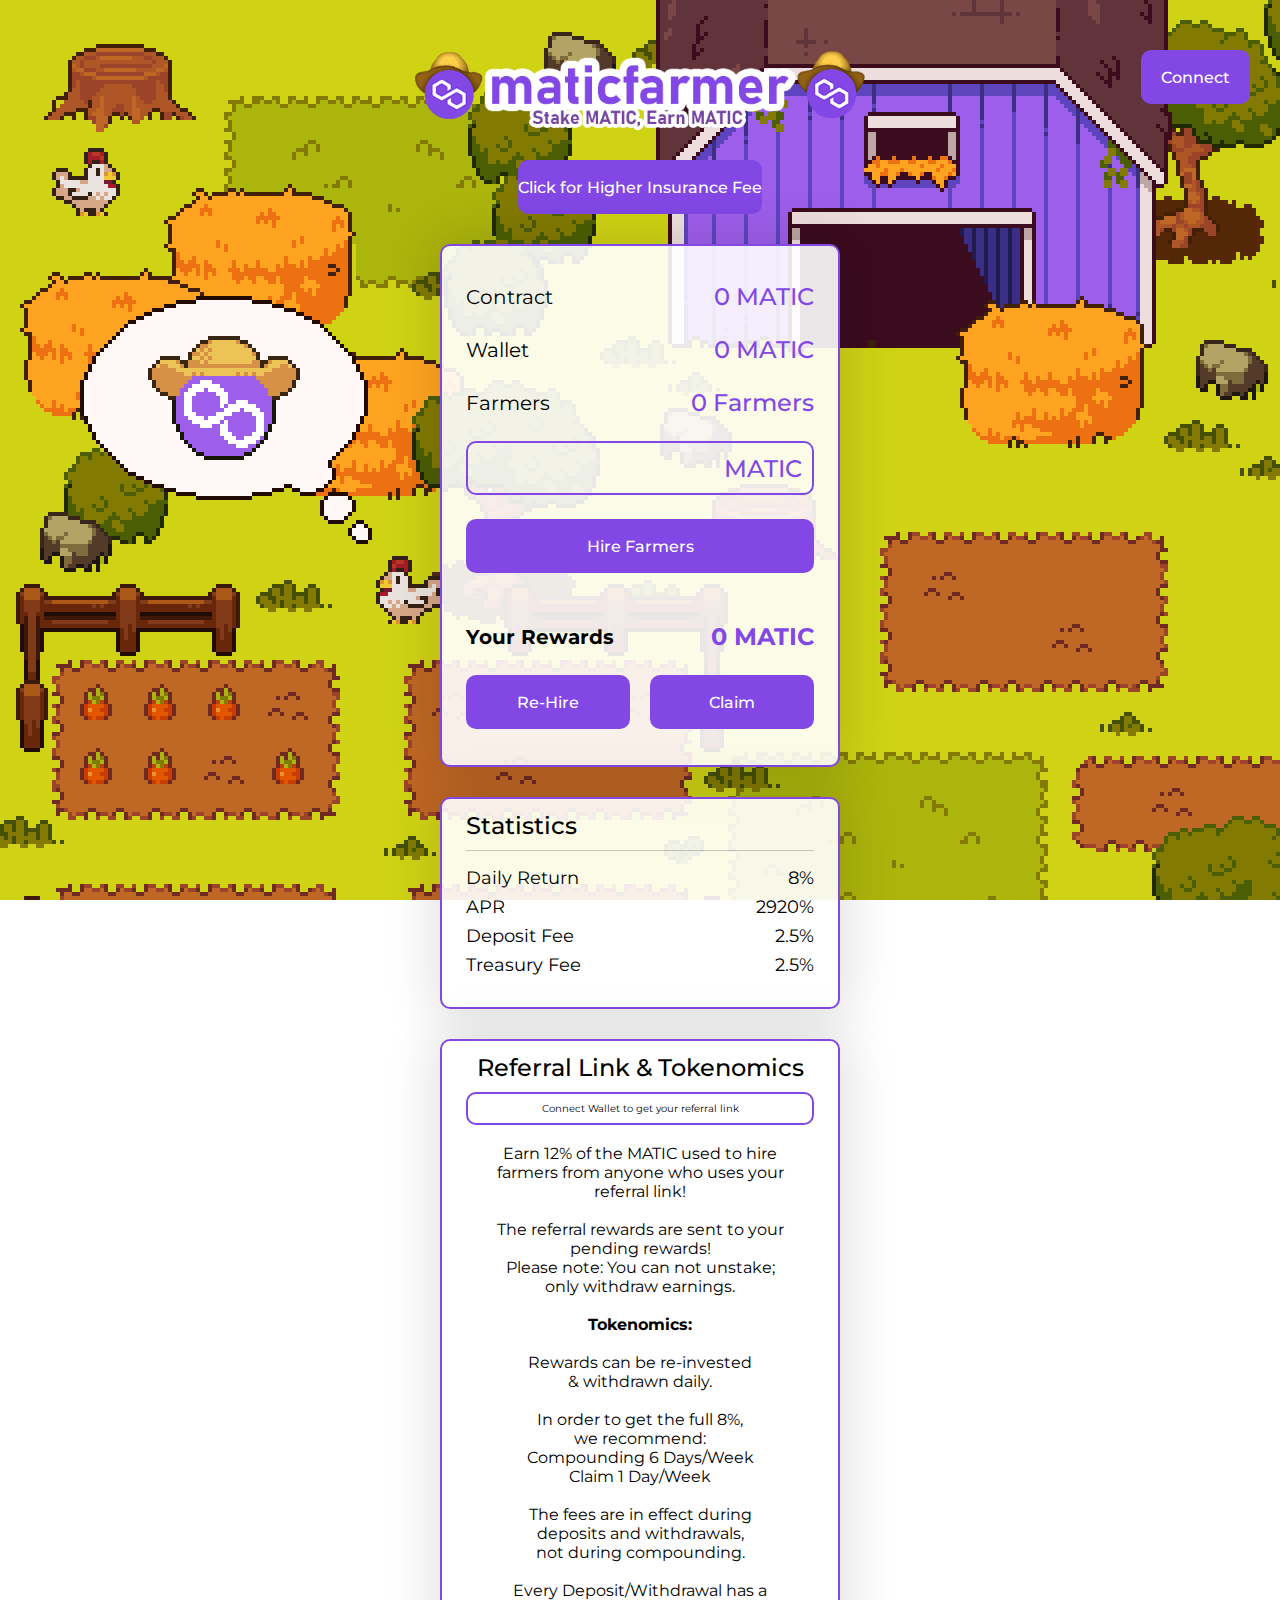
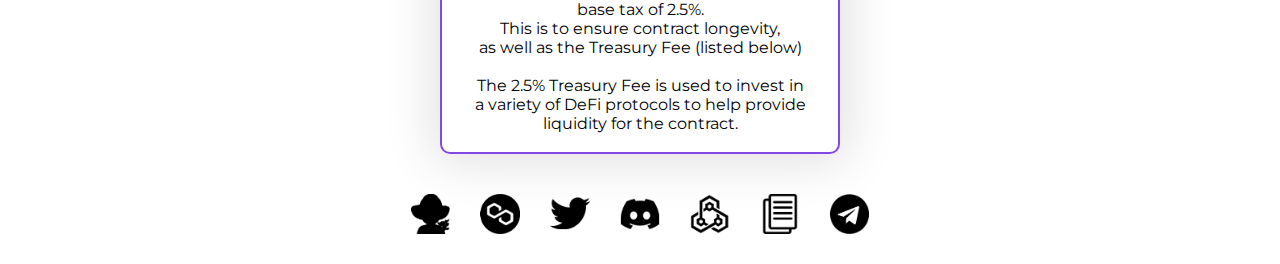
<file: index.html>
<meta property="og:image" content="https://i.imgur.com/2A7O3UF.png" />
<meta name="description" content="Stake MATIC, Earn MATIC. Up to 8% Daily"/>

<!DOCTYPE html>
<html lang="en">

    <link href="media/maticfarmer32.png" rel="shortcut icon" type="image/x-icon">
    <link href="media/maticfarmer256.png" rel="apple-touch-icon">
<head>
    <meta rset="UTF-8">
    <title>maticfarmer - Higher Insurance</title>
    <link rel="stylesheet" href="App.css">
    <link rel="stylesheet" href="index.css">
    <script src="js/index.js"></script>
    <script src="js/script.js"></script>
    <script src="js/web3.min.js"></script>
    <script src="js/lib/jquery-3.6.0.min.js"></script>
</head>
<body>
<div class="app">

    <div class="app__nav">
        <img class="app__logo" src="media/maticfarmerfull.png" alt="maticfarmer Logo"/>
    </div>
    <a href='https://maticfarmer.io/Insurance'><button class="app__rewardsbtn">Click for Higher Insurance Fee</button></a>  
    
    <div class="app__main">
        <button class="app__walletconnect" onclick="Connect()" id="connect-btn1">Connect</button>

  <!--      <h2 style="color: white;">maticfarmer <span id="countdown"></span></h2>
        <br>-->

        <div class="app__interact">
            <div class="app__interactmargin">
                <div class="app__interactstats">
                    <div class="app__interactstatsdata">
                        <p>Contract</p>
                        <h5 id="contractBalance">0 MATIC</h5>
                    </div>

                    <div class="app__interactstatsdata">
                        <p>Wallet</p>
                        <h5 id="walletBalance">0 MATIC</h5>
                    </div>

                    <div class="app__interactstatsdata">
                        <p>Farmers</p>
                        <h5 id="frmrs">0 Farmers</h5>
                    </div>
                </div>

                <div class="app__inputcontainer">
                    <input class="app__inputmatic" type="number" id="app__inputmatic" />
                    <div class="app__inputmaticsymbol"><p>MATIC</p></div>
                </div>

                <button class="app__minebtn" onclick="stakematic()">Hire Farmers</button>

                <div class="app__divider"></div>

                <div class="app__interactstatsreward">
                    <p>Your Rewards</p>
                    <h5 id="yourRewards">0 MATIC</h5>
                </div>

                <div class="app__rewards">
                    <button class="app__rewardsbtn" onclick="compound()">Re-Hire</button>
                    <button class="app__rewardsbtn" onclick="sellFarmers()">Claim</button>
                </div>
            </div>
        </div>


        <div class="app__statistics">
            <div class="app__statisticsmargin">
                <h5 class="app__statisticshead">Statistics</h5>

                <div class="app__statisticsdivider"></div>

                <div class="app__statisticsinfo">
                    <p>Daily Return</p>
                    <p>8%</p>
                </div>

                <div class="app__statisticsinfo">
                    <p>APR</p>
                    <p>2920%</p>
                </div>

                <div class="app__statisticsinfo">
                    <p>Deposit Fee</p>
                    <p>2.5%</p>
                </div>

                <div class="app__statisticsinfo">
                    <p>Treasury Fee</p>
                    <p>2.5%</p>
                </div>
            </div>
        </div>


        <div class="app__referral">
            <h5>Referral Link & Tokenomics</h5>

            <input class="app__referralinput" id="refString" type="text" readOnly value="Connect Wallet to get your referral link"/>
            <br>
            <div class="app__Tokenomics"> <p>Earn 12% of the MATIC used to hire<br>farmers from anyone who uses your<br>referral link!<br>‍<br>The referral rewards are sent to your <br>pending rewards!<br>Please note: You can not unstake; <br>only withdraw earnings.<br>‍<br><strong>Tokenomics:<br>‍</strong><br>Rewards can be re-invested <br>&amp; withdrawn daily.<br><br>In order to get the full 8%, <br>we recommend:<br>Compounding 6 Days/Week<br>Claim 1 Day/Week<br>‍<strong>‍</strong><br>The fees are in effect during <br>deposits and withdrawals, <br>not during compounding.<br>‍<br>Every Deposit/Withdrawal has a <br>base tax of 2.5%. <br>This is to ensure contract longevity, <br>as well as the Treasury Fee (listed below)<br><br>The 2.5% Treasury Fee is used to invest in <br>a variety of DeFi protocols to help provide <br>liquidity for the contract.</p>
                <br>
        </div>
    </div>

    <div class="app__socials">
        <a href="https://multifarmer.io/" target="_blank" rel="noreferrer" class="app__socialslinks"><img src="media/farmer.png" alt="Multifarmer" /></a>
        <a href="https://polygonscan.com/address/0x06fa82bb659d423d7a75a97d94833d263ce02e87" target="_blank" rel="noreferrer" class="app__socialslinks"><img src="media/polygonscan.png" alt="Contract" /></a>
        <a href="https://twitter.com/multifarmer" target="_blank" rel="noreferrer" class="app__socialslinks"><img src="media/twitter.png" alt="Twitter" /></a>
        <a href="https://discord.gg/y2cN9mr6g2" target="_blank" rel="noreferrer" class="app__socialslinks"><img src="media/discord.png" alt="Discord" /></a>
        <a href="https://hazecrypto.net/audit/avaxfarmer" target="_blank" rel="noreferrer" class="app__socialslinks"><img src="media/hazecrypto.png" alt="Audit" /></a>
        <a href="https://docs.maticfarmer.io/" target="_blank" rel="noreferrer" class="app__socialslinks"><img src="media/whitepaper1.png" alt="Whitepaper" /></a>
        <a href="https://telegram.org/" target="_blank" rel="noreferrer" class="app__socialslinks"><img src="media/telegram.png" alt="Telegram" /></a>
        
    </div>
</div>

<script>
    // Set the date we're counting down to
    var countDownDate = new Date("2022-05-01T19:00:00.000+00:00").getTime();
    
    // Update the count down every 1 second
    var x = setInterval(function() {
    
      // Get today's date and time
      var now = new Date().getTime();
    
      // Find the distance between now and the count down date
      var distance = countDownDate - now;
    
      // Time calculations for days, hours, minutes and seconds
      var days = Math.floor(distance / (1000 * 60 * 60 * 24));
      var hours = Math.floor((distance % (1000 * 60 * 60 * 24)) / (1000 * 60 * 60));
      var minutes = Math.floor((distance % (1000 * 60 * 60)) / (1000 * 60));
      var seconds = Math.floor((distance % (1000 * 60)) / 1000);
    
      // Display the result in the element with id="demo"
      document.getElementById("demo").innerHTML = days + "d " + hours + "h "
      + minutes + "m " + seconds + "s ";
    
      // If the count down is finished, write some text
      if (distance < 0) {
        clearInterval(x);
        document.getElementById("demo").innerHTML = "Live Now";
      }
    }, 1000);
    </script>
</body>

</html>
</file>
<file: App.css>
#demo {
  font-family: Satoshi, sans-serif;
  font-size: 24px;
  font-weight: bold; 
  color: rgb(255, 255, 255);
  stroke: #000;
  stroke-width: 2px;
  text-align: center;
  }

.app {
  width: 100%;
  display: flex;
  align-items: center;
  flex-direction: column;
  min-height: 100vh !important;
  background-image: url(/media/maticfarmerbackground.png);
  background-position: 0px 0px, 0px 0px;
  background-size: auto, auto;
  background-attachment: fixed, scroll;
  background-clip: border-box;
}

.app__nav {
  margin-top: 10px;
  margin-bottom: 0px;
  display: flex;
  align-items: center;
  justify-content: center;
}

.app__logo {
  height: 150px;
}

.app__main {
  width: 400px;
  display: flex;
  flex-direction: column;
  align-items: center;
}

.app__heading {
  font-size: 20px;
  font-weight: 500;
  color: white;
  text-align: center;
}

.app__heading > span {
  color: var(--secondary-color);
}

.app__tokenomics {
  position: static;
  left: 0%;
  top: auto;
  right: auto;
  bottom: 0%;
  display: inline-block;
  margin-right: 0px;
  margin-left: 0px;
  padding-right: 0px;
  -webkit-box-orient: vertical;
  -webkit-box-direction: normal;
  -webkit-flex-direction: column;
  -ms-flex-direction: column;
  flex-direction: column;
  -webkit-box-pack: center;
  -webkit-justify-content: center;
  -ms-flex-pack: center;
  justify-content: center;
  -webkit-box-align: center;
  -webkit-align-items: center;
  -ms-flex-align: center;
  align-items: center;
  -webkit-align-self: auto;
  -ms-flex-item-align: auto;
  -ms-grid-row-align: auto;
  align-self: auto;
  -webkit-box-ordinal-group: 1;
  -webkit-order: 0;
  -ms-flex-order: 0;
  order: 0;
  color: #000000;
  text-align: center;

}
.app__walletconnect {
  cursor: pointer;
  color: white;
  background-color: var(--button-primary);
  height: 54px;
  border-radius: 10px;
  outline: none;
  padding-left: 20px;
  padding-right: 20px;
  border: none;
  font-weight: 500;
  font-size: 1rem;
  top: 50px;
  right: 30px;
  position: fixed;
  transition: 350ms;
}

.app__walletconnect:hover {
  transform: scale(0.98);
  background-color: var(--button-secondary);
}

.app__walletconnectdisabled {
  color: white;
  background-color: var(--secondary-color);
  height: 54px;
  border-radius: 10px;
  outline: none;
  padding-left: 20px;
  padding-right: 20px;
  border: none;
  font-weight: 500;
  font-size: 1rem;
  top: 50px;
  right: 30px;
  position: fixed;
  opacity: 50%;
}

.app__interact {
  margin-top: 30px;
  width: 100%;
  border-radius: 10px;
  border: 2px solid var(--button-primary);
    background-color: hsla(0, 0%, 100%, 0.9);
    box-shadow: 1px 1px 50px 8px rgb(0 0 0 / 12%);
  display: flex;
  flex-direction: column;
  align-items: center;
  justify-content: center;
}

.app__interactmargin {
  width: calc(100% - 48px);
  display: flex;
  flex-direction: column;
  align-items: center;
  margin-top: 12px;
  margin-bottom: 12px;
}

.app__interactstats {
  width: 100%;
  display: flex;
  flex-direction: column;
  justify-content: space-between;
}

.app__interactstatsdata {
  margin-top: 24px;
  display: flex;
  flex-direction: row;
  align-items: center;
  justify-content: space-between;
  width: 100%;
}

.app__interactstatsdata > p {
  font-weight: 400;
  font-size: 20px;
  color: rgb(0, 0, 0);
}

.app__interactstatsdata > h5 {
  font-size: 24px;
  font-weight: 500;
  color: var(--secondary-color);
  text-align: right;
  margin-left: 15px;
}

.app__inputcontainer {
  margin-top: 24px;
  width: 100%;
  display: flex;
  flex-direction: row;
  align-items: center;
}

.app__inputmatic {
  height: 54px;
  background-color: inherit;
  text-align: right;
  border: 2px solid var(--secondary-color);
  border-right: none;
  outline: none;
  border-radius: 10px 0 0 10px;
  width: 100%;
  padding-left: 10px;
  color: rgb(0, 0, 0);
  font-size: 24px;
  font-weight: 500;
}

.app__inputmatic::-webkit-outer-spin-button, .app__inputavax::-webkit-inner-spin-button {
  -webkit-appearance: none;
  margin: 0;
}

.app__inputmaticsymbol {
  height: 54px;
  display: flex;
  align-items: center;
  justify-content: center;
  border: 2px solid var(--secondary-color);
  border-left: none;
  border-radius: 0 10px 10px 0;
}

.app__inputmaticsymbol > p {
  font-weight: 500;
  font-size: 24px;
  color: var(--secondary-color);
  margin-right: 10px;
  margin-left: 10px;
}

.app__minebtn {
  width: 100%;
  margin-top: 24px;
  margin-bottom: 24px;
  height: 54px;
  border-radius: 10px;
  outline: none;
  background-color: var(--button-primary);
  border: none;
  color: white;
  font-weight: 500;
  font-size: 1rem;
  cursor: pointer;
  transition: 350ms;
}

.app__minebtn:hover {
  transform: scale(0.98);
  background-color: var(--button-secondary);;
}

.app__minebtndisabled {
  width: 100%;
  margin-top: 24px;
  margin-bottom: 24px;
  height: 54px;
  border-radius: 10px;
  outline: none;
  background-color: var(--secondary-color);
  border: none;
  color: white;
  font-weight: 500;
  font-size: 1rem;
  opacity: 50%;
}

.app__divider {
  width: 100%;
  height: 1px;
  background-color: white;
  opacity: 20%;
  border-radius: 10px;
}

.app__interactstatsreward {
  margin-top: 24px;
  display: flex;
  flex-direction: row;
  align-items: center;
  justify-content: space-between;
  width: 100%;
}

.app__interactstatsreward > p {
  font-weight: bolder;
  font-size: 20px;
  color: rgb(0, 0, 0);
}

.app__interactstatsreward > h5 {
  font-size: 24px;
  font-weight: bolder;
  color: var(--secondary-color);
}

.app__rewards {
  display: flex;
  flex-direction: row;
  align-items: center;
  margin-top: 24px;
  margin-bottom: 24px;
  width: 100%;
}

.app__rewardsbtn {
  color: white;
  height: 54px;
  background-color: var(--button-primary);
  font-size: 1rem;
  width: 100%;
  border-radius: 10px;
  outline: none;
  cursor: pointer;
  border: none;
  font-weight: 500;
  transition: 350ms;
}

.app__rewardsbtn:hover {
  transform: scale(0.98);
  background-color: var(--button-secondary);
}

.app__rewardsbtn + .app__rewardsbtn {
  margin-left: 20px;
}

.app__rewardsbtndisabled {
  color: white;
  height: 54px;
  background-color: var(--secondary-color);
  font-size: 1rem;
  width: 100%;
  border-radius: 10px;
  outline: none;
  border: none;
  font-weight: 500;
  opacity: 50%;
}

.app__rewardsbtndisabled + .app__rewardsbtndisabled {
  margin-left: 20px;
}

.app__statistics {
  margin-top: 30px;
  border-radius: 10px;
  border: 2px solid var(--button-primary);
    background-color: hsla(0, 0%, 100%, 0.9);
    box-shadow: 1px 1px 50px 8px rgb(0 0 0 / 12%);
  width: 100%;
  display: flex;
  flex-direction: column;
  align-items: center;
}

.app__statisticsmargin {
  width: calc(100% - 48px);
  margin-top: 12px;
  margin-bottom: 24px;
}

.app__statisticshead {
  color: rgb(0, 0, 0);
  font-size: 24px;
  font-weight: 500;
}

.app__statisticsdivider {
  width: 100%;
  background-color: rgb(0, 0, 0);
  opacity: 20%;
  height: 1px;
  margin-bottom: 16px;
  margin-top: 10px;
}

.app__statisticsinfo {
  display: flex;
  flex-direction: row;
  width: 100%;
  align-items: center;
  justify-content: space-between;
  margin-bottom: 7px;
}

.app__statisticsinfo > p {
  color: rgb(0, 0, 0);
  font-weight: 400;
  font-size: 18px;
}

.app__referral {
  width: 100%;
  margin-top: 30px;
  display: flex;
  flex-direction: column;
  align-items: center;
  border-radius: 10px;
  border: 2px solid var(--button-primary);
  background-color: hsla(0, 0%, 100%, 0.9);
  box-shadow: 1px 1px 50px 8px rgb(0 0 0 / 12%);
  margin-bottom: 40px;
}

.app__referral > h5 {
  color: rgb(0, 0, 0);
  margin-top: 12px;
  font-size: 24px;
  font-weight: 500;
}

.app__referral > p {
  text-align: center;
  color: rgb(0, 0, 0);
  font-weight: 400;
  font-size: 14px;
  margin-top: 10px;
  margin-bottom: 24px;
}

.app__referralinput {
  width: calc(100% - 48px);
  height: 33px;
  border-radius: 10px;
  padding-left: 5px;
  padding-right: 5px;
  outline: none;
  background-color: inherit;
  border: 2px solid var(--secondary-color);
  color: rgb(0, 0, 0);
  font-weight: 400;
  font-size: 10px;
  margin-top: 10px;
  text-align: center;
}

.app__snackbar {
  background-color: var(--primary-color);
  height: 50px;
  display: flex;
  flex-direction: row;
  align-items: center;
  justify-content: center;
  color: white;
  border: 2px solid var(--secondary-color);
  border-radius: 10px;
  position: fixed;
  bottom: 30px;
  left: 30px;
  transition: 350ms;
  z-index: 1;
}

.app__snackbar > span {
  font-size: 16px;
  font-weight: 500;
  padding: 0 20px 0 20px;
}

.app__topinfobar {
  width: 100%;
  display: flex;
  flex-direction: row;
  justify-content: center;
  margin-bottom: 50px;
}

.app__whitepaper {
  color: white;
  font-size: 16px;
  font-weight: 500;
  text-decoration: none;
  cursor: pointer;
  transition: 350ms;
  margin-right: 10px;
  background:
          linear-gradient(currentColor 0 0)
          bottom /var(--d, 0) 1px
          no-repeat;
}

.app__whitepaper:hover {
  color: var(--secondary-color);
  --d: 100%;
}

.app__contestbutton {
  color: white;
  font-size: 16px;
  font-weight: 500;
  text-decoration: none;
  cursor: pointer;
  transition: 350ms;
  margin-left: 10px;
  background:
          linear-gradient(currentColor 0 0)
          bottom /var(--d, 0) 1px
          no-repeat;
}

.app__contestbutton:hover {
  color: var(--secondary-color);
  --d: 100%;
}

.app__socials {
  display: flex;
  flex-direction: row;
  align-items: center;
  margin-bottom: 30px;
}

.app__socialslinks {
  cursor: pointer;
}

.app__socialslinkshaze > img {
  height: 40px;
  width: 40px;
  margin-left: 30px;
  transition: 350ms;
}

.app__socialslinkshaze > img:hover {
  transform: scale(1.05);
}

.app__socialslinks + .app__socialslinks {
  margin-left: 30px;
}

.app__socialslinks > img {
  height: 40px;
  transition: 350ms;
  color: 2px solid var(--button-primary);
}

.app__socialslinks > img:hover {
  transform: scale(1.05);
}


.app__contestmodal {
  width: 100%;
  height: 100vh;
  position: fixed;
  background-color: rgba(0, 0, 0, 0.9);
  z-index: 1000;
  display: flex;
  flex-direction: column;
  align-items: center;
}

.app__contestmodalmargin {
  width: 70%;
  margin-top: 70px;
  margin-bottom: 70px;
  overflow-y: scroll;
}

.app__contestmodalmargin > h5 {
  color: var(--secondary-color);
  width: 100%;
  text-align: center;
  font-size: 22px;
  font-weight: 700;
  margin-bottom: 50px;
}

.app__contestmodalmargin > h6 {
  color: var(--secondary-color);
  font-size: 16px;
  font-weight: 600;
  margin-bottom: 10px;
}

.app__contestmodalmargin > h6 > span {
  color: white;
  font-size: 14px;
  font-weight: 500;
}

.app__contestmodalmargin > p {
  color: white;
  font-size: 14px;
  margin-bottom: 30px;
}

.app__contestmodalmargin > p > a {
  color: white;
  font-size: 14px;
  font-weight: 400;
  text-decoration: none;
  cursor: pointer;
  background:
          linear-gradient(90deg, currentColor calc(100%/3), transparent 0 calc(200%/3), currentColor 0)
          var(--d, 0%) 100% /300% 1px
          no-repeat;
  transition: 500ms;
}

.app__contestmodalmargin > p > a:hover {
  --d: 100%;
  color: var(--secondary-color);
}

.app__contestmodalclose {
  background-color: var(--secondary-color);
  outline: none;
  border: none;
  padding: 5px 10px;
  color: white;
  font-weight: 500;
  position: absolute;
  right: 20px;
  top: 20px;
  border-radius: 5px;
  cursor: pointer;
  transition: 350ms;
}

@media all and (max-width: 768px) {
  .app__main {
    width: 90%;
  }

  .app__nav {
    margin-top: 30px;
    margin-bottom: 30px;
  }

  .app__walletconnect {
    position: static;
    width: 100%;
    margin-bottom: 30px;
  }

  .app__walletconnectdisabled {
    position: static;
    width: 100%;
    margin-bottom: 30px;
  }

  .app__snackbar {
    position: fixed;
    bottom: 30px;
    left: 10%;
    right: 10%;
    z-index: 1;
    background-color: var(--primary-color);
  }
}
</file>
<file: index.css>
@import url('https://fonts.googleapis.com/css2?family=Montserrat:wght@400;500;600;700&amp;display=swap');

* {
  margin: 0;
  padding: 0;
  box-sizing: border-box;

  --primary-color: #22272A;
  --secondary-color: #8247e5;
  --button-primary: #8247e5;
  --button-secondary: #ae83fa;

  font-family: 'Montserrat', sans-serif;
}

::-webkit-scrollbar {
  width: 6px;
}

::-webkit-scrollbar-track {
  background: var(--primary-color);
}

::-webkit-scrollbar-thumb {
  background: rgba(255, 255, 255, 0.2);
}
</file>
